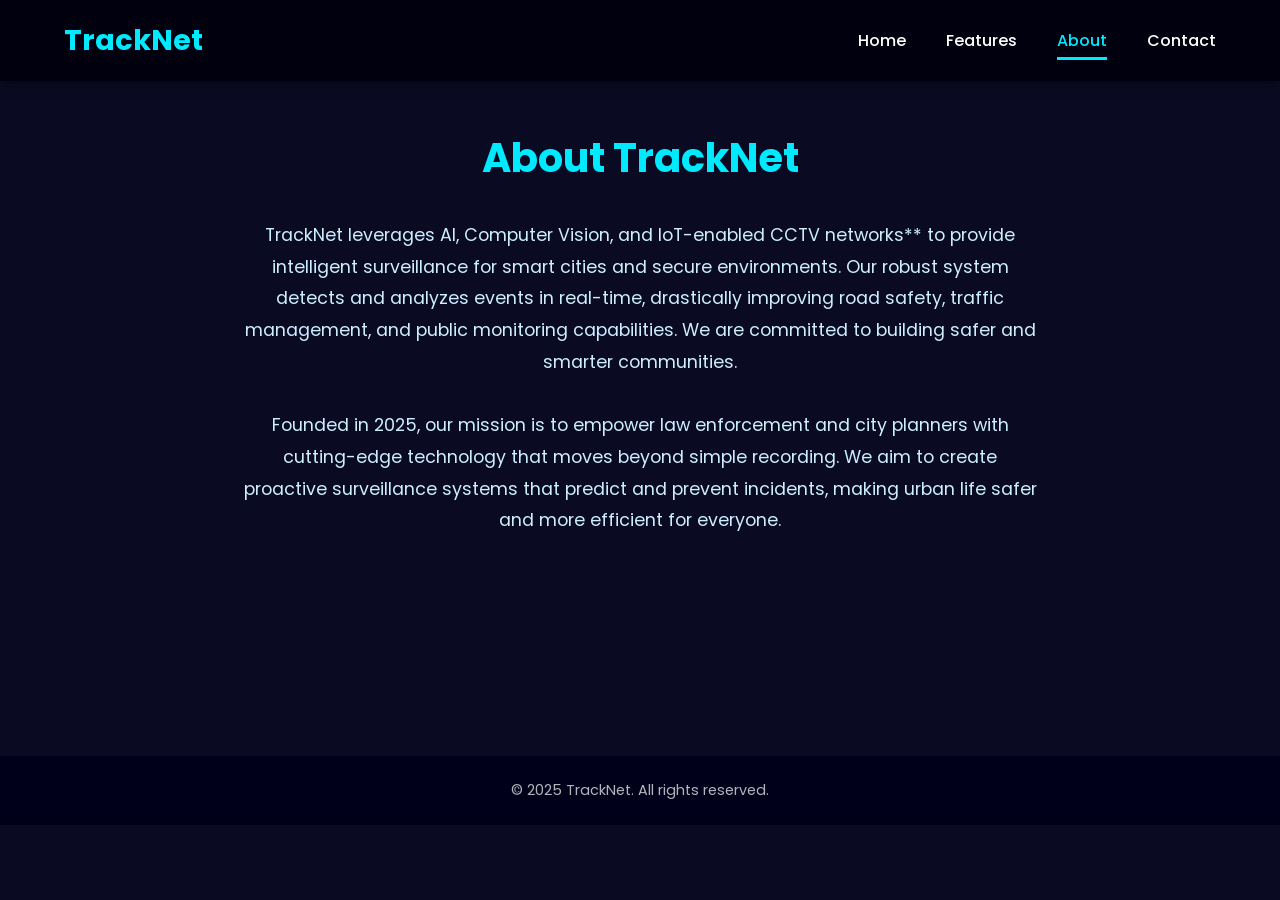
<file: frontend/about.html>
<!DOCTYPE html>
<html lang="en">
<head>
    <meta charset="UTF-8">
    <meta name="viewport" content="width=device-width, initial-scale=1.0">
    <title>TrackNet - About Us</title>
    <link rel="stylesheet" href="style.css">
    <link href="https://fonts.googleapis.com/css2?family=Poppins:wght@300;400;600;700;800&display=swap" rel="stylesheet">
    <link rel="stylesheet" href="https://cdnjs.cloudflare.com/ajax/libs/font-awesome/6.0.0-beta3/css/all.min.css">
    <style> .about { padding-top: 8rem; } </style>
</head>
<body>

    <nav class="navbar">
        <div class="logo">TrackNet</div>
        <ul class="nav-links">
            <li><a href="index.html">Home</a></li>
            <li><a href="features.html">Features</a></li>
            <li><a href="about.html" class="active">About</a></li>
            <li><a href="contact.html">Contact</a></li>
        </ul>
    </nav>

    <section class="about" id="about">
        <h2>About TrackNet</h2>
        <p>TrackNet leverages AI, Computer Vision, and IoT-enabled CCTV networks** to provide intelligent surveillance for smart cities and secure environments. Our robust system detects and analyzes events in real-time, drastically improving road safety, traffic management, and public monitoring capabilities. We are committed to building safer and smarter communities.</p>
        <p style="margin-top: 2rem;">Founded in 2025, our mission is to empower law enforcement and city planners with cutting-edge technology that moves beyond simple recording. We aim to create proactive surveillance systems that predict and prevent incidents, making urban life safer and more efficient for everyone.</p>
    </section>

    <footer>
        &copy; 2025 TrackNet. All rights reserved.
    </footer>

    <script src="script.js"></script>
</body>
</html>
</file>
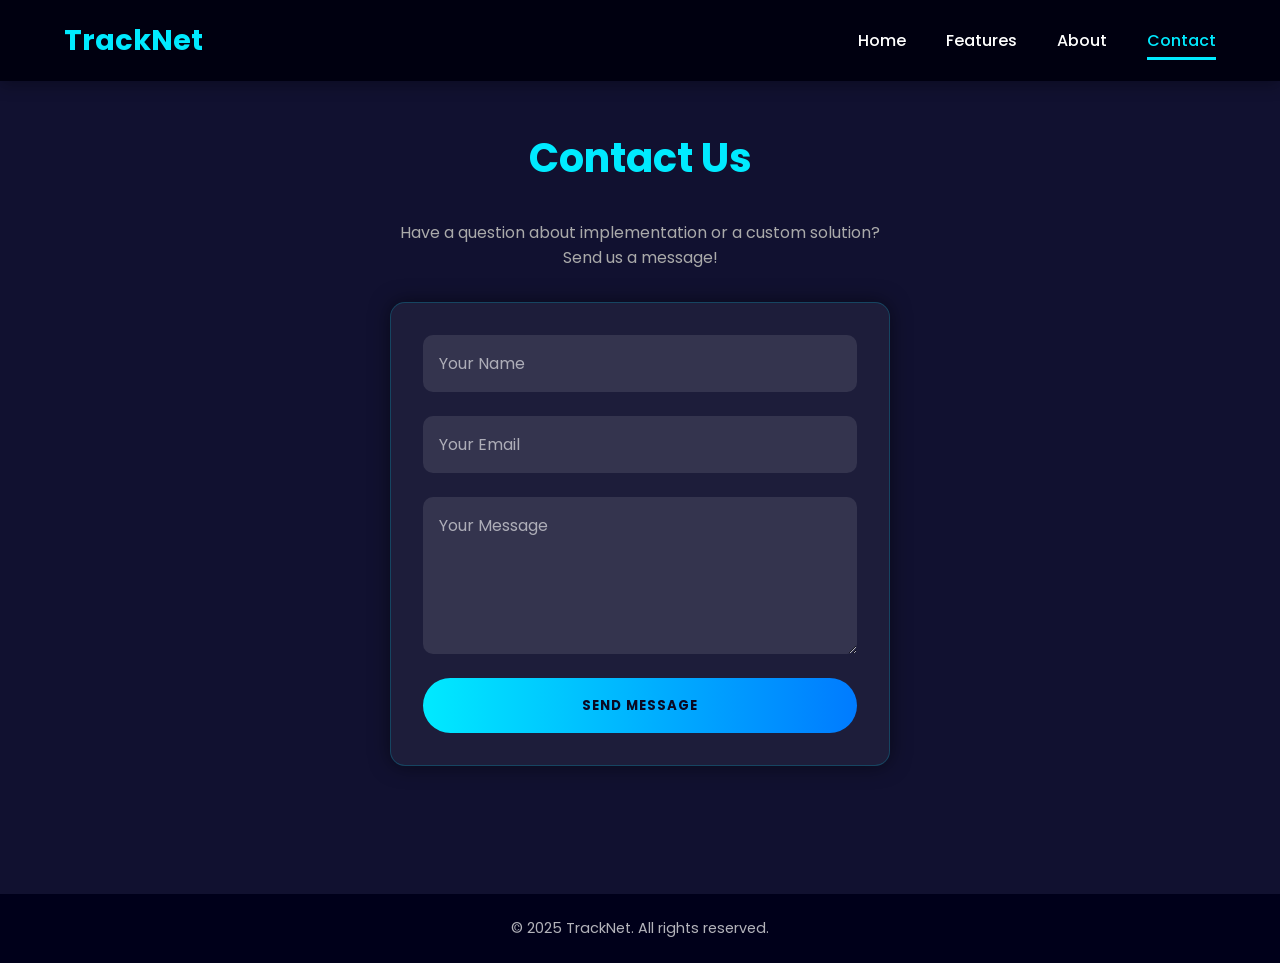
<file: frontend/contact.html>
<!DOCTYPE html>
<html lang="en">
<head>
    <meta charset="UTF-8">
    <meta name="viewport" content="width=device-width, initial-scale=1.0">
    <title>TrackNet - Contact Us</title>
    <link rel="stylesheet" href="style.css">
    <link href="https://fonts.googleapis.com/css2?family=Poppins:wght@300;400;600;700;800&display=swap" rel="stylesheet">
    <link rel="stylesheet" href="https://cdnjs.cloudflare.com/ajax/libs/font-awesome/6.0.0-beta3/css/all.min.css">
    <style> .contact { padding-top: 8rem; } </style>
</head>
<body>

    <nav class="navbar">
        <div class="logo">TrackNet</div>
        <ul class="nav-links">
            <li><a href="index.html">Home</a></li>
            <li><a href="features.html">Features</a></li>
            <li><a href="about.html">About</a></li>
            <li><a href="contact.html" class="active">Contact</a></li>
        </ul>
    </nav>

    <section class="contact" id="contact">
        <h2>Contact Us</h2>
        <p style="margin-bottom: 2rem; max-width: 500px; margin-left: auto; margin-right: auto; color: #aaa;">Have a question about implementation or a custom solution? Send us a message!</p>
        <form id="contactForm">
            <input type="text" name="name" placeholder="Your Name" required>
            <input type="email" name="email" placeholder="Your Email" required>
            <textarea name="message" rows="5" placeholder="Your Message" required></textarea>
            <button type="submit" class="btn">Send Message</button>
        </form>
    </section>

    <footer>
        &copy; 2025 TrackNet. All rights reserved.
    </footer>

    <script src="script.js"></script>
</body>
</html>
</file>
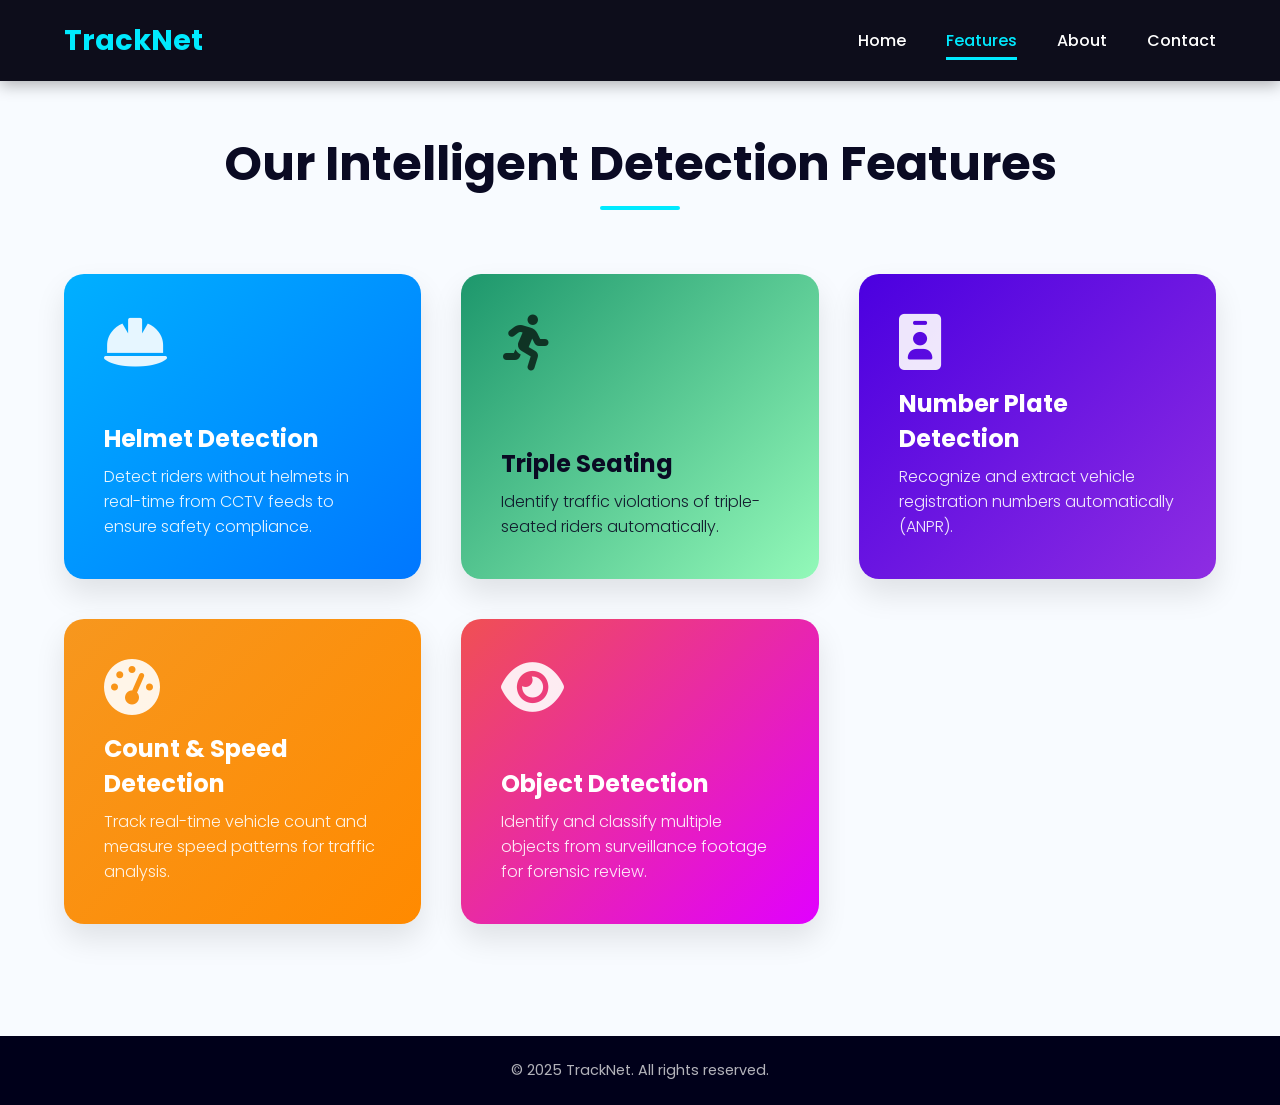
<file: frontend/features.html>
<!DOCTYPE html>
<html lang="en">
<head>
    <meta charset="UTF-8">
    <meta name="viewport" content="width=device-width, initial-scale=1.0">
    <title>TrackNet - Our Features</title>
    <link rel="stylesheet" href="style.css">
    <link href="https://fonts.googleapis.com/css2?family=Poppins:wght@300;400;600;700;800&display=swap" rel="stylesheet">
    <link rel="stylesheet" href="https://cdnjs.cloudflare.com/ajax/libs/font-awesome/6.0.0-beta3/css/all.min.css">
    <style> 
        
        .services { padding-top: 8rem; } 
        
       
        .service-card { 
            text-decoration: none;
            color: inherit; 
            display: flex; 
            flex-direction: column;
            cursor: pointer;
        }
        .service-card h3, .service-card p {
           
            color: white; 
        }
        
        .gradient-green h3, .gradient-green p {
             color: var(--color-dark); 
        }
    </style>
</head>
<body>

    <nav class="navbar">
        <div class="logo">TrackNet</div>
        <ul class="nav-links">
            <li><a href="index.html">Home</a></li>
            <li><a href="features.html" class="active">Features</a></li>
            <li><a href="about.html">About</a></li>
            <li><a href="contact.html">Contact</a></li>
        </ul>
    </nav>

    <section class="services" id="services">
        <h2>Our Intelligent Detection Features</h2>
        <div class="service-container">

            <a href="helmet_detection.html" class="service-card gradient-blue">
                <i class="fa-solid fa-helmet-safety icon"></i>
                <div>
                    <h3>Helmet Detection</h3>
                    <p>Detect riders without helmets in real-time from CCTV feeds to ensure safety compliance.</p>
                </div>
            </a>

            <a href="triple_seating.html" class="service-card gradient-green">
                <i class="fa-solid fa-person-running icon"></i>
                <div>
                    <h3>Triple Seating</h3>
                    <p>Identify traffic violations of triple-seated riders automatically.</p>
                </div>
            </a>

            <a href="number_plate.html" class="service-card gradient-purple">
                <i class="fa-solid fa-id-badge icon"></i>
                <div>
                    <h3>Number Plate Detection</h3>
                    <p>Recognize and extract vehicle registration numbers automatically (ANPR).</p>
                </div>
            </a>

            <a href="speed_detection.html" class="service-card gradient-orange">
                <i class="fa-solid fa-gauge-high icon"></i>
                <div>
                    <h3>Count & Speed Detection</h3>
                    <p>Track real-time vehicle count and measure speed patterns for traffic analysis.</p>
                </div>
            </a>

            <a href="object_detection.html" class="service-card gradient-red">
                <i class="fa-solid fa-eye icon"></i>
                <div>
                    <h3>Object Detection</h3>
                    <p>Identify and classify multiple objects from surveillance footage for forensic review.</p>
                </div>
            </a>
            
        </div>
    </section>

    <footer>
        &copy; 2025 TrackNet. All rights reserved.
    </footer>

    <script src="script.js"></script>
</body>
</html>
</file>
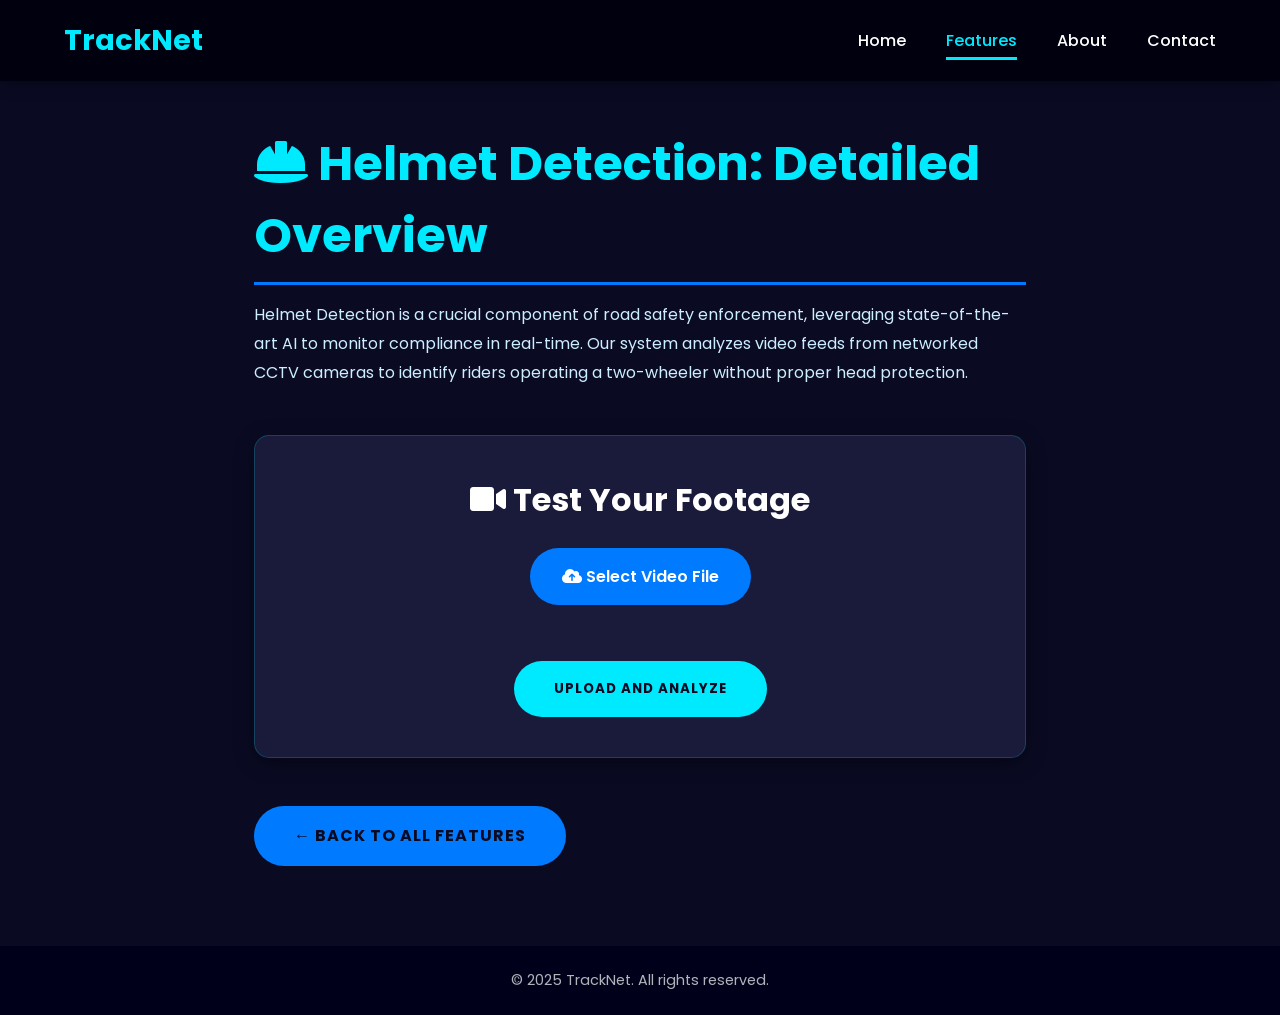
<file: frontend/helmet_detection.html>
<!DOCTYPE html>
<html lang="en">
  <head>
    <meta charset="UTF-8" />
    <meta name="viewport" content="width=device-width, initial-scale=1.0" />
    <title>TrackNet - Helmet Detection Details</title>
    <link rel="stylesheet" href="style.css" />
    <link
      href="https://fonts.googleapis.com/css2?family=Poppins:wght@300;400;600;700;800&display=swap"
      rel="stylesheet"
    />
    <link
      rel="stylesheet"
      href="https://cdnjs.cloudflare.com/ajax/libs/font-awesome/6.0.0-beta3/css/all.min.css"
    />
    <style>
      .detail-content {
        padding: 8rem 4rem 5rem;
        color: white;
        max-width: 900px;
        margin: 0 auto;
        text-align: left;
      }
      .detail-content h1 {
        color: var(--color-primary);
        font-size: 3rem;
        margin-bottom: 1rem;
        padding-bottom: 10px;
        border-bottom: 3px solid var(--color-secondary);
      }
      .detail-content p {
        line-height: 1.8;
        margin-bottom: 1.5rem;
        color: var(--text-color-light);
      }
      .detail-content ul {
        list-style: none;
        padding-left: 0;
        margin-bottom: 2rem;
      }
      .detail-content ul li {
        background: rgba(0, 234, 255, 0.1);
        margin-bottom: 10px;
        padding: 10px 15px;
        border-left: 5px solid var(--color-primary);
        border-radius: 5px;
      }

      /* --- Upload Section Styling --- */
      .upload-box {
        background: #1a1a3a;
        padding: 2.5rem;
        border-radius: 15px;
        box-shadow: 0 5px 20px rgba(0, 0, 0, 0.4);
        margin-top: 3rem;
        border: 1px solid rgba(0, 234, 255, 0.2);
        text-align: center;
      }
      .upload-box h2 {
        color: #fff;
        margin-bottom: 1.5rem;
        font-size: 2rem;
      }
      .upload-box input[type="file"] {
        display: none;
      }
      .custom-upload-btn {
        background: var(--color-secondary);
        color: white;
        padding: 1rem 2rem;
        border-radius: 50px;
        cursor: pointer;
        display: inline-block;
        transition: background 0.3s;
        font-weight: 600;
        margin-bottom: 1rem;
      }
      .custom-upload-btn:hover {
        background: #004d99;
      }
    </style>
  </head>
  <body>
    <nav class="navbar">
      <div class="logo">TrackNet</div>
      <ul class="nav-links">
        <li><a href="index.html">Home</a></li>
        <li><a href="features.html" class="active">Features</a></li>
        <li><a href="about.html">About</a></li>
        <li><a href="contact.html">Contact</a></li>
      </ul>
    </nav>

    <section class="detail-content">
      <h1>
        <i class="fa-solid fa-helmet-safety"></i> Helmet Detection: Detailed
        Overview
      </h1>
      <p>
        Helmet Detection is a crucial component of road safety enforcement,
        leveraging state-of-the-art AI to monitor compliance in real-time. Our
        system analyzes video feeds from networked CCTV cameras to identify
        riders operating a two-wheeler without proper head protection.
      </p>

      <div class="upload-box">
        <h2><i class="fa-solid fa-video"></i> Test Your Footage</h2>

        <form
          id="videoUploadForm"
          action="#"
          method="post"
          enctype="multipart/form-data"
        >
          <input
            type="file"
            id="videoFile"
            name="videoFile"
            accept="video/*"
            required
          />
          <label for="videoFile" class="custom-upload-btn">
            <i class="fa-solid fa-cloud-arrow-up"></i> Select Video File
          </label>
          <p
            id="fileNameDisplay"
            style="color: var(--color-primary); font-weight: 500"
          ></p>
          <button
            type="submit"
            class="btn"
            style="
              background: var(--color-primary);
              color: var(--color-dark);
              margin-top: 1rem;
            "
          >
            Upload and Analyze
          </button>
        </form>
      </div>

      <a
        href="features.html"
        class="btn"
        style="background: var(--color-secondary); margin-top: 3rem"
        >← Back to All Features</a
      >
    </section>

    <footer>&copy; 2025 TrackNet. All rights reserved.</footer>

    <script src="script.js"></script>
    <script src="js/helemt_detection.js"></script>
  </body>
</html>
</file>
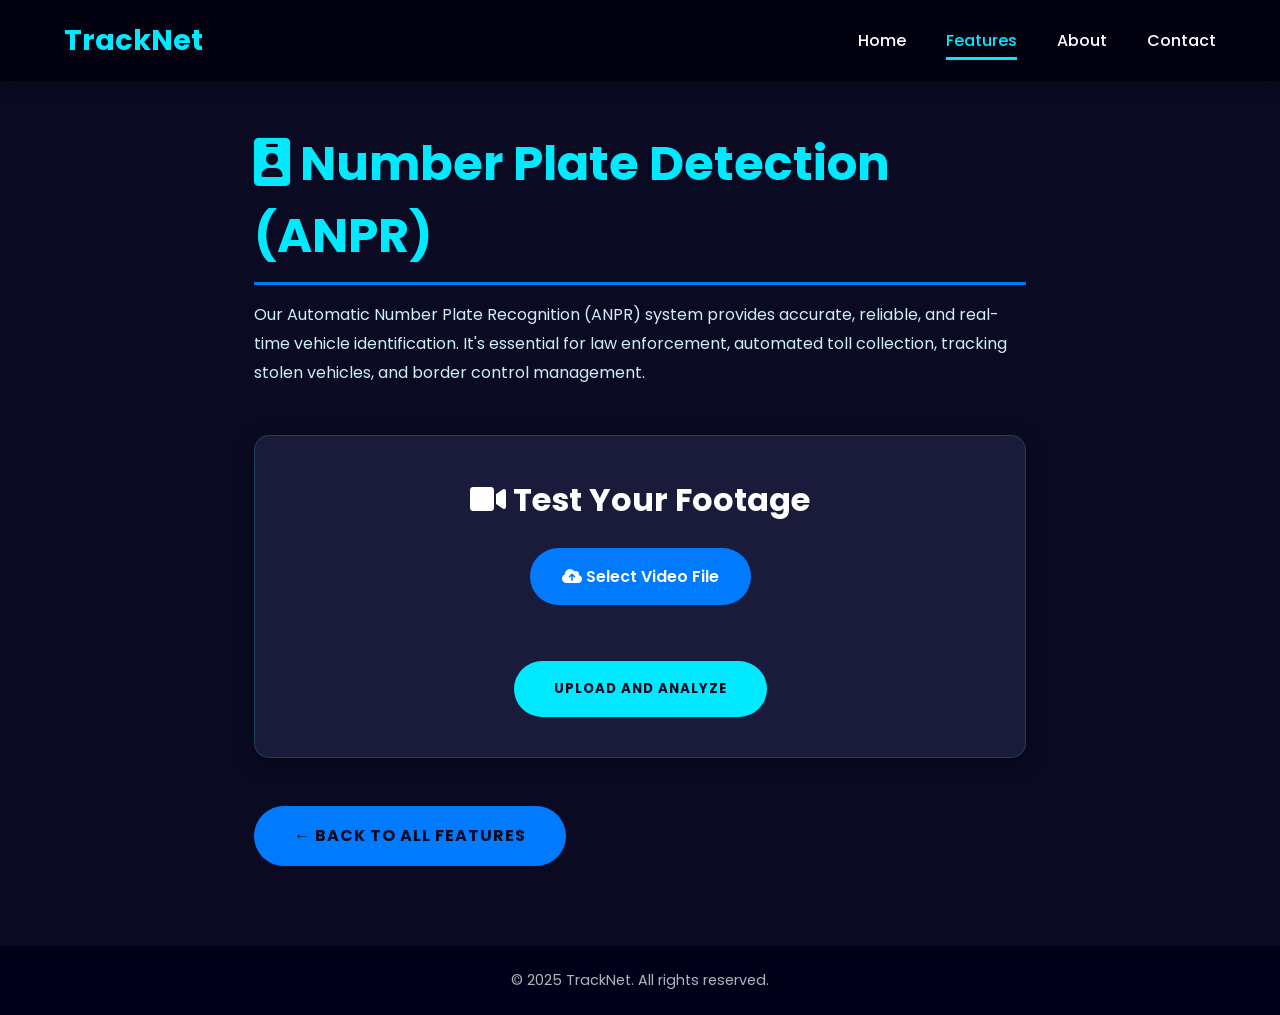
<file: frontend/number_plate.html>
<!DOCTYPE html>
<html lang="en">
  <head>
    <meta charset="UTF-8" />
    <meta name="viewport" content="width=device-width, initial-scale=1.0" />
    <title>TrackNet - Number Plate Detection Details</title>
    <link rel="stylesheet" href="style.css" />
    <link
      href="https://fonts.googleapis.com/css2?family=Poppins:wght@300;400;600;700;800&display=swap"
      rel="stylesheet"
    />
    <link
      rel="stylesheet"
      href="https://cdnjs.cloudflare.com/ajax/libs/font-awesome/6.0.0-beta3/css/all.min.css"
    />

    <style>
      .detail-content {
        padding: 8rem 4rem 5rem;
        color: white;
        max-width: 900px;
        margin: 0 auto;
        text-align: left;
      }
      .detail-content h1 {
        color: var(--color-primary);
        font-size: 3rem;
        margin-bottom: 1rem;
        padding-bottom: 10px;
        border-bottom: 3px solid var(--color-secondary);
      }
      .detail-content p {
        line-height: 1.8;
        margin-bottom: 1.5rem;
        color: var(--text-color-light);
      }
      .detail-content ul {
        list-style: none;
        padding-left: 0;
        margin-bottom: 2rem;
      }
      .detail-content ul li {
        background: rgba(0, 234, 255, 0.1);
        margin-bottom: 10px;
        padding: 10px 15px;
        border-left: 5px solid var(--color-primary);
        border-radius: 5px;
      }

      /* --- Upload Section Styling --- */
      .upload-box {
        background: #1a1a3a;
        padding: 2.5rem;
        border-radius: 15px;
        box-shadow: 0 5px 20px rgba(0, 0, 0, 0.4);
        margin-top: 3rem;
        border: 1px solid rgba(0, 234, 255, 0.2);
        text-align: center;
      }
      .upload-box h2 {
        color: #fff;
        margin-bottom: 1.5rem;
        font-size: 2rem;
      }
      .upload-box input[type="file"] {
        display: none;
      }
      .custom-upload-btn {
        background: var(--color-secondary);
        color: white;
        padding: 1rem 2rem;
        border-radius: 50px;
        cursor: pointer;
        display: inline-block;
        transition: background 0.3s;
        font-weight: 600;
        margin-bottom: 1rem;
      }
      .custom-upload-btn:hover {
        background: #004d99;
      }
    </style>
  </head>
  <body>
    <nav class="navbar">
      <div class="logo">TrackNet</div>
      <ul class="nav-links">
        <li><a href="index.html">Home</a></li>
        <li><a href="features.html" class="active">Features</a></li>
        <li><a href="about.html">About</a></li>
        <li><a href="contact.html">Contact</a></li>
      </ul>
    </nav>

    <section class="detail-content">
      <h1>
        <i class="fa-solid fa-id-badge"></i> Number Plate Detection (ANPR)
      </h1>
      <p>
        Our Automatic Number Plate Recognition (ANPR) system provides accurate,
        reliable, and real-time vehicle identification. It's essential for law
        enforcement, automated toll collection, tracking stolen vehicles, and
        border control management.
      </p>

      <div class="upload-box">
        <h2><i class="fa-solid fa-video"></i> Test Your Footage</h2>

        <form
          id="videoUploadForm"
          action="#"
          method="post"
          enctype="multipart/form-data"
        >
          <input
            type="file"
            id="videoFile"
            name="videoFile"
            accept="video/*"
            required
          />

          <label for="videoFile" class="custom-upload-btn">
            <i class="fa-solid fa-cloud-arrow-up"></i> Select Video File
          </label>

          <p
            id="fileNameDisplay"
            style="color: var(--color-primary); font-weight: 500"
          ></p>

          <button
            type="submit"
            class="btn"
            style="
              background: var(--color-primary);
              color: var(--color-dark);
              margin-top: 1rem;
            "
          >
            Upload and Analyze
          </button>
        </form>
      </div>
      <a
        href="features.html"
        class="btn"
        style="background: var(--color-secondary); margin-top: 3rem"
        >← Back to All Features</a
      >
    </section>

    <footer>&copy; 2025 TrackNet. All rights reserved.</footer>

    <script src="script.js"></script>
    <script src="js/number_plate.js"></script>
  </body>
</html>
</file>
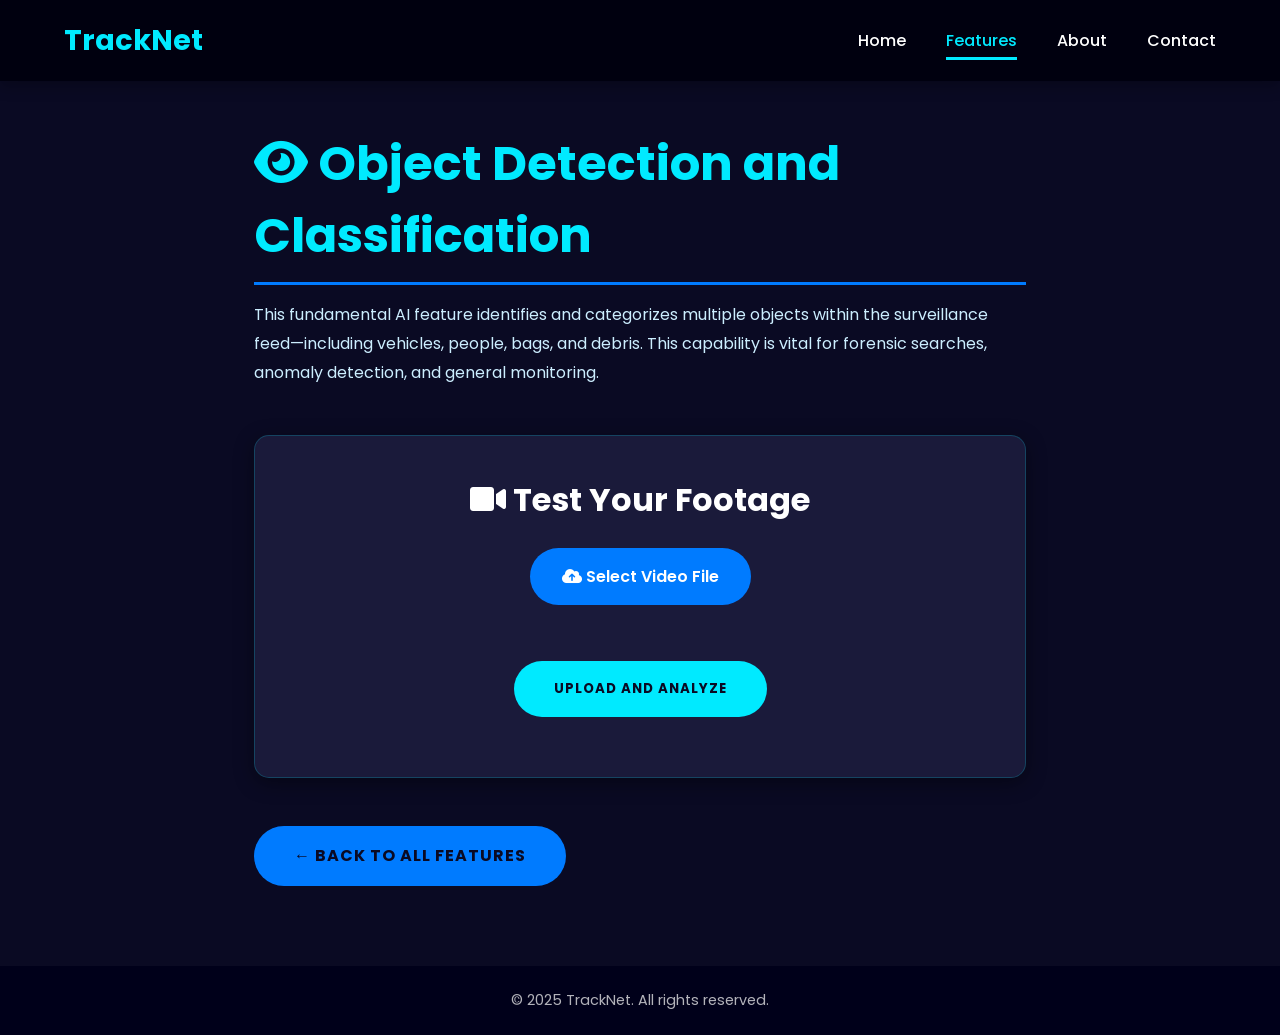
<file: frontend/object_detection.html>
<!DOCTYPE html>
<html lang="en">
  <head>
    <meta charset="UTF-8" />
    <meta name="viewport" content="width=device-width, initial-scale=1.0" />
    <title>TrackNet - Object Detection Details</title>
    <link rel="stylesheet" href="style.css" />
    <link
      href="https://fonts.googleapis.com/css2?family=Poppins:wght@300;400;600;700;800&display=swap"
      rel="stylesheet"
    />
    <link
      rel="stylesheet"
      href="https://cdnjs.cloudflare.com/ajax/libs/font-awesome/6.0.0-beta3/css/all.min.css"
    />

    <style>
      .detail-content {
        padding: 8rem 4rem 5rem;
        color: white;
        max-width: 900px;
        margin: 0 auto;
        text-align: left;
      }
      .detail-content h1 {
        color: var(--color-primary);
        font-size: 3rem;
        margin-bottom: 1rem;
        padding-bottom: 10px;
        border-bottom: 3px solid var(--color-secondary);
      }
      .detail-content p {
        line-height: 1.8;
        margin-bottom: 1.5rem;
        color: var(--text-color-light);
      }
      .detail-content ul {
        list-style: none;
        padding-left: 0;
        margin-bottom: 2rem;
      }
      .detail-content ul li {
        background: rgba(0, 234, 255, 0.1);
        margin-bottom: 10px;
        padding: 10px 15px;
        border-left: 5px solid var(--color-primary);
        border-radius: 5px;
      }

      /* --- Upload Section Styling --- */
      .upload-box {
        background: #1a1a3a;
        padding: 2.5rem;
        border-radius: 15px;
        box-shadow: 0 5px 20px rgba(0, 0, 0, 0.4);
        margin-top: 3rem;
        border: 1px solid rgba(0, 234, 255, 0.2);
        text-align: center;
      }
      .upload-box h2 {
        color: #fff;
        margin-bottom: 1.5rem;
        font-size: 2rem;
      }
      .upload-box input[type="file"] {
        display: none;
      }
      .custom-upload-btn {
        background: var(--color-secondary);
        color: white;
        padding: 1rem 2rem;
        border-radius: 50px;
        cursor: pointer;
        display: inline-block;
        transition: background 0.3s;
        font-weight: 600;
        margin-bottom: 1rem;
      }
      .custom-upload-btn:hover {
        background: #004d99;
      }
    </style>
  </head>
  <body>
    <nav class="navbar">
      <div class="logo">TrackNet</div>
      <ul class="nav-links">
        <li><a href="index.html">Home</a></li>
        <li><a href="features.html" class="active">Features</a></li>
        <li><a href="about.html">About</a></li>
        <li><a href="contact.html">Contact</a></li>
      </ul>
    </nav>

    <section class="detail-content">
      <h1>
        <i class="fa-solid fa-eye"></i> Object Detection and Classification
      </h1>
      <p>
        This fundamental AI feature identifies and categorizes multiple objects
        within the surveillance feed—including vehicles, people, bags, and
        debris. This capability is vital for forensic searches, anomaly
        detection, and general monitoring.
      </p>

      <div class="upload-box">
        <h2><i class="fa-solid fa-video"></i> Test Your Footage</h2>

        <form
          id="videoUploadForm"
          action="#"
          method="post"
          enctype="multipart/form-data"
        >
          <input
            type="file"
            id="videoFile"
            name="videoFile"
            accept="video/*"
            required
          />
          <label for="videoFile" class="custom-upload-btn">
            <i class="fa-solid fa-cloud-arrow-up"></i> Select Video File
          </label>
          <p id="fileNameDisplay" style="color: #00ff00; font-weight: 500"></p>
          <button
            type="submit"
            class="btn"
            style="
              background: var(--color-primary);
              color: var(--color-dark);
              margin-top: 1rem;
            "
          >
            Upload and Analyze
          </button>
        </form>
        <div id="processedVideoContainer" style="margin-top: 20px"></div>
      </div>
      <a
        href="features.html"
        class="btn"
        style="background: var(--color-secondary); margin-top: 3rem"
        >← Back to All Features</a
      >
    </section>

    <footer>&copy; 2025 TrackNet. All rights reserved.</footer>

    <script src="script.js"></script>
    <script src="js/object_detection.js"></script>
  </body>
</html>
</file>
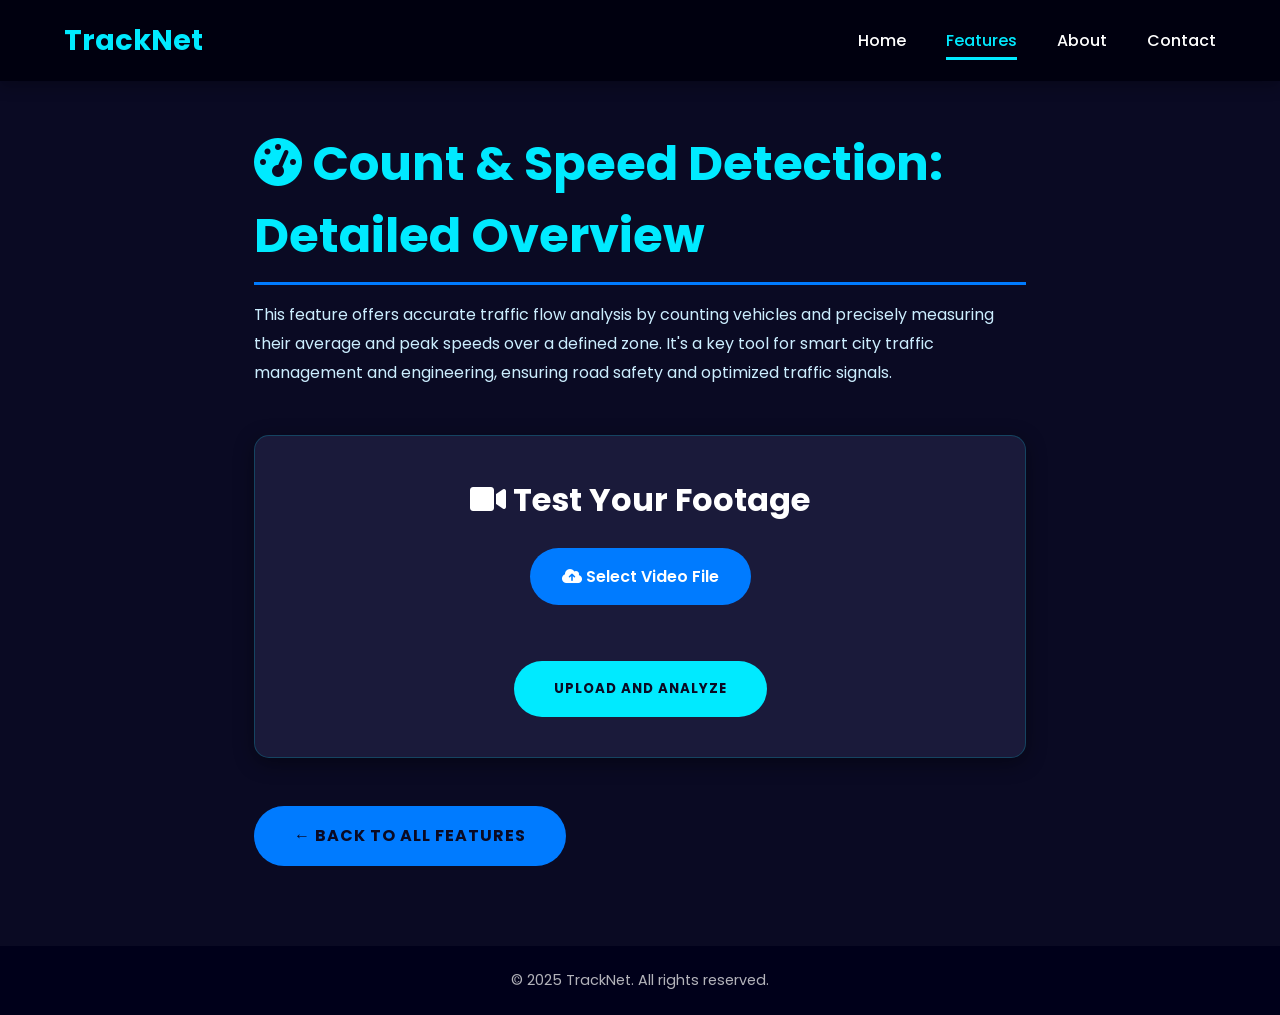
<file: frontend/speed_detection.html>
<!DOCTYPE html>
<html lang="en">
  <head>
    <meta charset="UTF-8" />
    <meta name="viewport" content="width=device-width, initial-scale=1.0" />
    <title>TrackNet - Speed Detection Details</title>
    <link rel="stylesheet" href="style.css" />
    <link
      href="https://fonts.googleapis.com/css2?family=Poppins:wght@300;400;600;700;800&display=swap"
      rel="stylesheet"
    />
    <link
      rel="stylesheet"
      href="https://cdnjs.cloudflare.com/ajax/libs/font-awesome/6.0.0-beta3/css/all.min.css"
    />

    <style>
      .detail-content {
        padding: 8rem 4rem 5rem;
        color: white;
        max-width: 900px;
        margin: 0 auto;
        text-align: left;
      }
      .detail-content h1 {
        color: var(--color-primary);
        font-size: 3rem;
        margin-bottom: 1rem;
        padding-bottom: 10px;
        border-bottom: 3px solid var(--color-secondary);
      }
      .detail-content p {
        line-height: 1.8;
        margin-bottom: 1.5rem;
        color: var(--text-color-light);
      }
      .detail-content ul {
        list-style: none;
        padding-left: 0;
        margin-bottom: 2rem;
      }
      .detail-content ul li {
        background: rgba(0, 234, 255, 0.1);
        margin-bottom: 10px;
        padding: 10px 15px;
        border-left: 5px solid var(--color-primary);
        border-radius: 5px;
      }

      /* --- Upload Section Styling --- */
      .upload-box {
        background: #1a1a3a;
        padding: 2.5rem;
        border-radius: 15px;
        box-shadow: 0 5px 20px rgba(0, 0, 0, 0.4);
        margin-top: 3rem;
        border: 1px solid rgba(0, 234, 255, 0.2);
        text-align: center;
      }
      .upload-box h2 {
        color: #fff;
        margin-bottom: 1.5rem;
        font-size: 2rem;
      }
      .upload-box input[type="file"] {
        display: none;
      }
      .custom-upload-btn {
        background: var(--color-secondary);
        color: white;
        padding: 1rem 2rem;
        border-radius: 50px;
        cursor: pointer;
        display: inline-block;
        transition: background 0.3s;
        font-weight: 600;
        margin-bottom: 1rem;
      }
      .custom-upload-btn:hover {
        background: #004d99;
      }
    </style>
  </head>
  <body>
    <nav class="navbar">
      <div class="logo">TrackNet</div>
      <ul class="nav-links">
        <li><a href="index.html">Home</a></li>
        <li><a href="features.html" class="active">Features</a></li>
        <li><a href="about.html">About</a></li>
        <li><a href="contact.html">Contact</a></li>
      </ul>
    </nav>

    <section class="detail-content">
      <h1>
        <i class="fa-solid fa-gauge-high"></i> Count & Speed Detection: Detailed
        Overview
      </h1>
      <p>
        This feature offers accurate traffic flow analysis by counting vehicles
        and precisely measuring their average and peak speeds over a defined
        zone. It's a key tool for smart city traffic management and engineering,
        ensuring road safety and optimized traffic signals.
      </p>

      <div class="upload-box">
        <h2><i class="fa-solid fa-video"></i> Test Your Footage</h2>

        <form
          id="videoUploadForm"
          action="#"
          method="post"
          enctype="multipart/form-data"
        >
          <input
            type="file"
            id="videoFile"
            name="videoFile"
            accept="video/*"
            required
          />
          <label for="videoFile" class="custom-upload-btn">
            <i class="fa-solid fa-cloud-arrow-up"></i> Select Video File
          </label>
          <p
            id="fileNameDisplay"
            style="color: var(--color-primary); font-weight: 500"
          ></p>
          <button
            type="submit"
            class="btn"
            style="
              background: var(--color-primary);
              color: var(--color-dark);
              margin-top: 1rem;
            "
          >
            Upload and Analyze
          </button>
        </form>
      </div>
      <a
        href="features.html"
        class="btn"
        style="background: var(--color-secondary); margin-top: 3rem"
        >← Back to All Features</a
      >
    </section>

    <footer>&copy; 2025 TrackNet. All rights reserved.</footer>

    <script src="script.js"></script>
    <script src="js/speed_estimation.js"></script>
  </body>
</html>
</file>
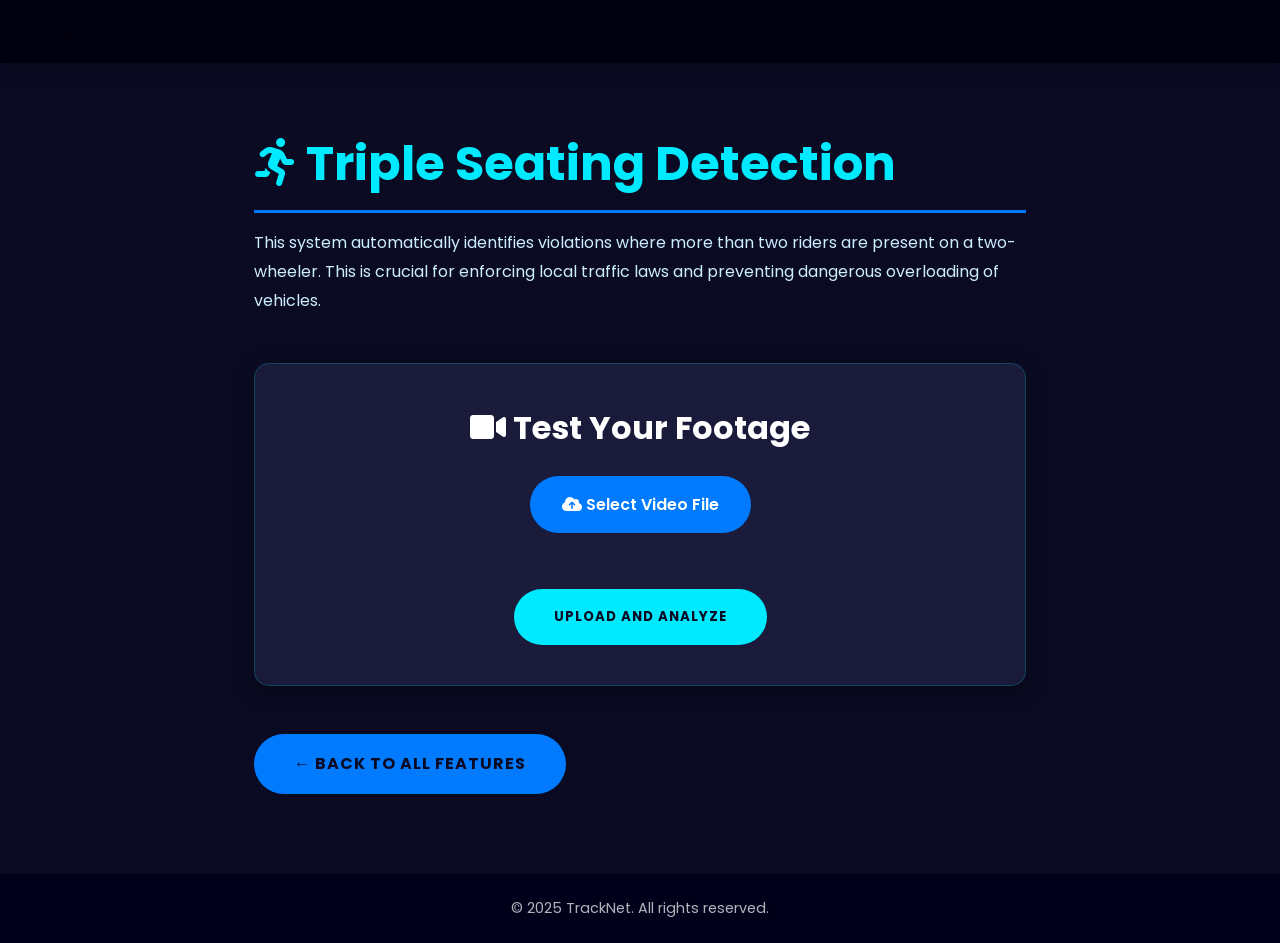
<file: frontend/triple_seating.html>
<!DOCTYPE html>
<html lang="en">
  <head>
    <meta charset="UTF-8" />
    <meta name="viewport" content="width=device-width, initial-scale=1.0" />
    <title>TrackNet - Triple Seating Details</title>
    <link rel="stylesheet" href="style.css" />
    <link
      href="https://fonts.googleapis.com/css2?family=Poppins:wght@300;400;600;700;800&display=swap"
      rel="stylesheet"
    />
    <link
      rel="stylesheet"
      href="https://cdnjs.cloudflare.com/ajax/libs/font-awesome/6.0.0-beta3/css/all.min.css"
    />
    <style>
      .detail-content {
        padding: 8rem 4rem 5rem;
        color: white;
        max-width: 900px;
        margin: 0 auto;
        text-align: left;
      }
      .detail-content h1 {
        color: var(--color-primary);
        font-size: 3rem;
        margin-bottom: 1rem;
        padding-bottom: 10px;
        border-bottom: 3px solid var(--color-secondary);
      }
      .detail-content p {
        line-height: 1.8;
        margin-bottom: 1.5rem;
        color: var(--text-color-light);
      }
      .detail-content ul {
        list-style: none;
        padding-left: 0;
        margin-bottom: 2rem;
      }
      .detail-content ul li {
        background: rgba(0, 234, 255, 0.1);
        margin-bottom: 10px;
        padding: 10px 15px;
        border-left: 5px solid var(--color-primary);
        border-radius: 5px;
      }
      .upload-box {
        background: #1a1a3a;
        padding: 2.5rem;
        border-radius: 15px;
        box-shadow: 0 5px 20px rgba(0, 0, 0, 0.4);
        margin-top: 3rem;
        border: 1px solid rgba(0, 234, 255, 0.2);
        text-align: center;
      }
      .upload-box h2 {
        color: #fff;
        margin-bottom: 1.5rem;
        font-size: 2rem;
      }
      .upload-box input[type="file"] {
        display: none;
      }
      .custom-upload-btn {
        background: var(--color-secondary);
        color: white;
        padding: 1rem 2rem;
        border-radius: 50px;
        cursor: pointer;
        display: inline-block;
        transition: background 0.3s;
        font-weight: 600;
        margin-bottom: 1rem;
      }
      .custom-upload-btn:hover {
        background: #004d99;
      }
    </style>
  </head>
  <body>
    <nav class="navbar">...</nav>

    <section class="detail-content">
      <h1>
        <i class="fa-solid fa-person-running"></i> Triple Seating Detection
      </h1>
      <p>
        This system automatically identifies violations where more than two
        riders are present on a two-wheeler. This is crucial for enforcing local
        traffic laws and preventing dangerous overloading of vehicles.
      </p>

      <div class="upload-box">
        <h2><i class="fa-solid fa-video"></i> Test Your Footage</h2>

        <form
          id="videoUploadForm"
          action="#"
          method="post"
          enctype="multipart/form-data"
        >
          <input
            type="file"
            id="videoFile"
            name="videoFile"
            accept="video/*"
            required
          />
          <label for="videoFile" class="custom-upload-btn"
            ><i class="fa-solid fa-cloud-arrow-up"></i> Select Video File</label
          >
          <p
            id="fileNameDisplay"
            style="color: var(--color-primary); font-weight: 500"
          ></p>
          <button
            type="submit"
            class="btn"
            style="
              background: var(--color-primary);
              color: var(--color-dark);
              margin-top: 1rem;
            "
          >
            Upload and Analyze
          </button>
        </form>
      </div>

      <a
        href="features.html"
        class="btn"
        style="background: var(--color-secondary); margin-top: 3rem"
        >← Back to All Features</a
      >
    </section>

    <footer>&copy; 2025 TrackNet. All rights reserved.</footer>
    <script src="script.js"></script>
    <script src="js/three_seater.js"></script>
  </body>
</html>
</file>
<file: frontend/style.css>
* {
  margin: 0;
  padding: 0;
  box-sizing: border-box;
  font-family: "Poppins", sans-serif;
}

:root {
  --color-primary: #00eaff; /* Cyan - Main Accent */
  --color-secondary: #007bff; /* Blue */
  --color-dark: #0a0a23; /* Very Dark Blue - Main Background */
  --color-light: #f8fbff; /* Near White - Features Background */
  --text-color-dark: #333;
  --text-color-light: #cceeff;
}

html {
  scroll-behavior: smooth;
}

body {
  background: var(--color-dark);
}

.navbar {
  position: fixed;
  width: 100%;
  top: 0;

  background: rgba(0, 0, 15, 0.95);
  display: flex;
  justify-content: space-between;
  align-items: center;
  padding: 1.2rem 4rem;
  z-index: 10;
  backdrop-filter: blur(10px);
  box-shadow: 0 4px 15px rgba(0, 0, 0, 0.3);
}

.logo {
  font-size: 1.8rem;
  font-weight: 700;
  color: var(--color-primary);
}

.nav-links {
  display: flex;
  gap: 2.5rem;
  list-style: none;
}

.nav-links a {
  color: white;
  text-decoration: none;
  font-weight: 500;
  position: relative;
  transition: color 0.3s;
}

.nav-links a::after {
  content: "";
  position: absolute;
  width: 0;
  height: 3px;
  bottom: -8px;
  left: 0;
  background-color: var(--color-primary);
  transition: width 0.3s ease-out;
}

.nav-links a:hover,
.nav-links a.active {
  color: var(--color-primary);
}

.nav-links a:hover::after,
.nav-links a.active::after {
  width: 100%;
}

.hero {
  position: relative;
  height: 100vh;
  color: white;
  display: flex;
  justify-content: center;
  align-items: center;
  text-align: center;
  overflow: hidden;
  padding-top: 80px;
}

#bgVideo {
  position: absolute;
  width: 100%;
  height: 100%;
  object-fit: cover;
  z-index: -2;
  filter: brightness(0.6);
}

.hero-overlay {
  position: absolute;
  top: 0;
  left: 0;
  width: 100%;
  height: 100%;
  background: radial-gradient(
    circle,
    rgba(0, 10, 30, 0.5) 0%,
    rgba(0, 10, 30, 0.9) 100%
  );
  z-index: -1;
}

.hero-content {
  z-index: 1;
}

.title {
  font-size: 5.5rem;
  font-weight: 800;
  letter-spacing: 3px;
  color: #fff;
  text-shadow: 0 0 20px var(--color-primary), 0 0 40px var(--color-secondary);
  animation: glowPulse 2.5s infinite alternate;
}

.tagline {
  font-size: 1.4rem;
  color: var(--text-color-light);
  margin-top: 1.5rem;
  margin-bottom: 3rem;
  letter-spacing: 0.8px;
}

.btn {
  background: linear-gradient(
    90deg,
    var(--color-primary),
    var(--color-secondary)
  );
  border: none;
  color: var(--color-dark);
  padding: 1.1rem 2.5rem;
  border-radius: 50px;
  font-weight: 700;
  cursor: pointer;
  transition: 0.4s ease;
  text-transform: uppercase;
  letter-spacing: 1px;
  text-decoration: none;
  display: inline-block;
}

.btn:hover {
  transform: translateY(-3px);
  box-shadow: 0 10px 30px rgba(0, 234, 255, 0.4);
}

@keyframes glowPulse {
  from {
    text-shadow: 0 0 10px var(--color-primary);
  }
  to {
    text-shadow: 0 0 30px var(--color-primary), 0 0 60px var(--color-secondary);
  }
}

.services {
  background: var(--color-light);
  padding: 7rem 4rem;
  text-align: center;
}

.services h2 {
  color: var(--color-dark);
  font-size: 3rem;
  margin-bottom: 4rem;
  position: relative;
  padding-bottom: 10px;
}

.services h2::after {
  content: "";
  position: absolute;
  width: 80px;
  height: 4px;
  background: var(--color-primary);
  bottom: 0;
  left: 50%;
  transform: translateX(-50%);
  border-radius: 2px;
}

.service-container {
  display: grid;
  grid-template-columns: repeat(auto-fit, minmax(300px, 1fr));
  gap: 2.5rem;
  max-width: 1200px;
  margin: 0 auto;
}

.service-card {
  color: white;
  padding: 2.5rem;
  border-radius: 20px;
  box-shadow: 0 15px 30px rgba(0, 0, 0, 0.1);
  transition: all 0.4s ease-in-out;
  cursor: pointer;
  text-align: left;
  display: flex;
  flex-direction: column;
  justify-content: space-between;
  min-height: 250px;
}

.service-card:hover {
  transform: translateY(-15px) rotate(1deg);
  box-shadow: 0 25px 50px rgba(0, 0, 0, 0.2);
}

.service-card .icon {
  font-size: 3.5rem;
  margin-bottom: 1rem;
  color: rgba(255, 255, 255, 0.9);
}

.service-card h3 {
  font-size: 1.5rem;
  margin-bottom: 0.5rem;
  font-weight: 700;
}

.service-card p {
  font-weight: 300;
  opacity: 0.9;
}

.gradient-blue {
  background: linear-gradient(135deg, #00b0ff, #0077ff);
}
.gradient-green {
  background: linear-gradient(135deg, #1d976c, #93f9b9);
  color: var(--color-dark);
}
.gradient-purple {
  background: linear-gradient(135deg, #4b00e0, #8e2de2);
}
.gradient-orange {
  background: linear-gradient(135deg, #f7971e, #ff8a00);
}
.gradient-red {
  background: linear-gradient(135deg, #f05053, #e100ff);
}
.gradient-green .icon {
  color: rgba(0, 0, 0, 0.7);
}

.about,
.contact {
  padding: 6rem 4rem;
  text-align: center;
  color: white;
  min-height: calc(
    100vh - 80px - 4rem
  ); /* Ensure they fill the screen nicely */
}

.about {
  background: var(--color-dark);
}

.contact {
  background: #111130;
}

.about h2,
.contact h2 {
  color: var(--color-primary);
  font-size: 2.5rem;
  margin-bottom: 2rem;
}

.about p {
  max-width: 800px;
  margin: 0 auto;
  color: var(--text-color-light);
  line-height: 1.8;
  font-size: 1.1rem;
}

.contact form {
  display: flex;
  flex-direction: column;
  gap: 1.5rem;
  max-width: 500px;
  margin: 2rem auto;
  padding: 2rem;
  background: rgba(255, 255, 255, 0.05);
  border-radius: 15px;
  border: 1px solid rgba(0, 234, 255, 0.2);
  box-shadow: 0 0 20px rgba(0, 0, 0, 0.5);
}

input,
textarea {
  padding: 1rem;
  border-radius: 10px;
  border: none;
  background: rgba(255, 255, 255, 0.1);
  color: white;
  font-size: 1rem;
  transition: all 0.3s;
}

input::placeholder,
textarea::placeholder {
  color: rgba(255, 255, 255, 0.6);
}

input:focus,
textarea:focus {
  outline: 2px solid var(--color-primary);
  background: rgba(255, 255, 255, 0.15);
}

footer {
  background: #00001a;
  color: rgba(255, 255, 255, 0.7);
  text-align: center;
  padding: 1.5rem 0;
  font-size: 0.9rem;
}

@media (max-width: 900px) {
  .navbar {
    padding: 1rem 2rem;
  }
  .nav-links {
    gap: 1.5rem;
  }
  .title {
    font-size: 4rem;
  }
  .tagline {
    font-size: 1.2rem;
  }
  .services,
  .about,
  .contact {
    padding: 5rem 2rem;
  }
  .service-container {
    grid-template-columns: 1fr;
  }
}
@media (max-width: 600px) {
  .navbar {
    flex-direction: column;
    text-align: center;
    padding: 1rem 0;
    gap: 10px;
  }
  .nav-links {
    padding-bottom: 10px;
  }
  .title {
    font-size: 3rem;
  }
  .btn {
    padding: 0.8rem 1.8rem;
  }
}
</file>
